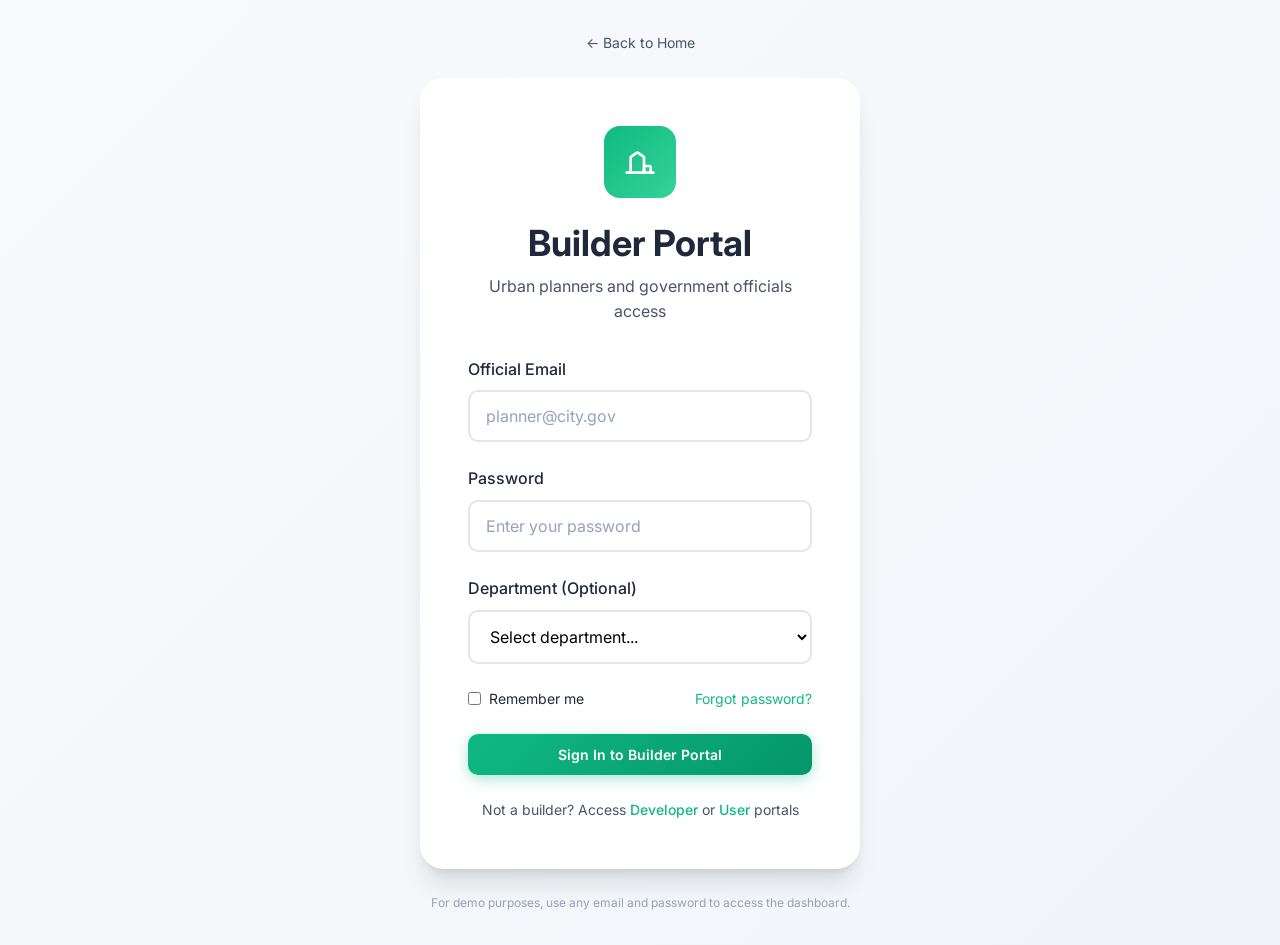
<file: pages/login-builder.html>
<!DOCTYPE html>
<html lang="en">

<head>
    <meta charset="UTF-8">
    <meta name="viewport" content="width=device-width, initial-scale=1.0">
    <meta name="description" content="Builder Login - Urban Sprawl Management System">
    <title>Builder Login | Urban Sprawl Management</title>
    <link rel="stylesheet" href="../css/styles.css">
</head>

<body>
    <div class="login-page">
        <div class="login-container">
            <a href="../index.html"
                style="display: block; text-align: center; margin-bottom: var(--spacing-lg); color: var(--text-secondary); font-size: var(--font-size-sm);">
                ← Back to Home
            </a>

            <div class="login-card">
                <div class="login-icon builder">
                    <svg xmlns="http://www.w3.org/2000/svg" width="32" height="32" viewBox="0 0 24 24" fill="none"
                        stroke="currentColor" stroke-width="2" stroke-linecap="round" stroke-linejoin="round">
                        <path d="M2 20h20" />
                        <path d="M5 20V8.7a1 1 0 0 1 .4-.8l4-2.7a1 1 0 0 1 1.2 0l4 2.7a1 1 0 0 1 .4.8V20" />
                        <path d="M15 20v-4a1 1 0 0 1 1-1h3a1 1 0 0 1 1 1v4" />
                    </svg>
                </div>

                <h2>Builder Portal</h2>
                <p class="subtitle">Urban planners and government officials access</p>

                <form class="login-form" id="loginForm">
                    <div class="form-group">
                        <label class="form-label" for="email">Official Email</label>
                        <input type="email" id="email" class="form-input" placeholder="planner@city.gov" required>
                    </div>

                    <div class="form-group">
                        <label class="form-label" for="password">Password</label>
                        <input type="password" id="password" class="form-input" placeholder="Enter your password"
                            required>
                    </div>

                    <div class="form-group">
                        <label class="form-label" for="department">Department (Optional)</label>
                        <select id="department" class="form-input">
                            <option value="">Select department...</option>
                            <option value="planning">Urban Planning</option>
                            <option value="infrastructure">Infrastructure</option>
                            <option value="environment">Environmental</option>
                            <option value="transport">Transportation</option>
                            <option value="housing">Housing Development</option>
                            <option value="other">Other</option>
                        </select>
                    </div>

                    <div class="form-group" style="display: flex; align-items: center; justify-content: space-between;">
                        <label
                            style="display: flex; align-items: center; gap: 8px; font-size: var(--font-size-sm); cursor: pointer;">
                            <input type="checkbox" id="remember">
                            Remember me
                        </label>
                        <a href="#" style="font-size: var(--font-size-sm); color: var(--primary-emerald);">Forgot
                            password?</a>
                    </div>

                    <button type="submit" class="btn btn-primary" style="width: 100%;">
                        Sign In to Builder Portal
                    </button>
                </form>

                <div class="login-footer">
                    <p>Not a builder? Access <a href="login-developer.html">Developer</a> or <a
                            href="login-user.html">User</a> portals</p>
                </div>
            </div>

            <p
                style="text-align: center; margin-top: var(--spacing-lg); font-size: var(--font-size-xs); color: var(--text-muted);">
                For demo purposes, use any email and password to access the dashboard.
            </p>
        </div>
    </div>

    <script>
        document.getElementById('loginForm').addEventListener('submit', function (e) {
            e.preventDefault();
            // Simulate login - redirect to dashboard
            window.location.href = 'dashboard-builder.html';
        });
    </script>
</body>

</html>
</file>
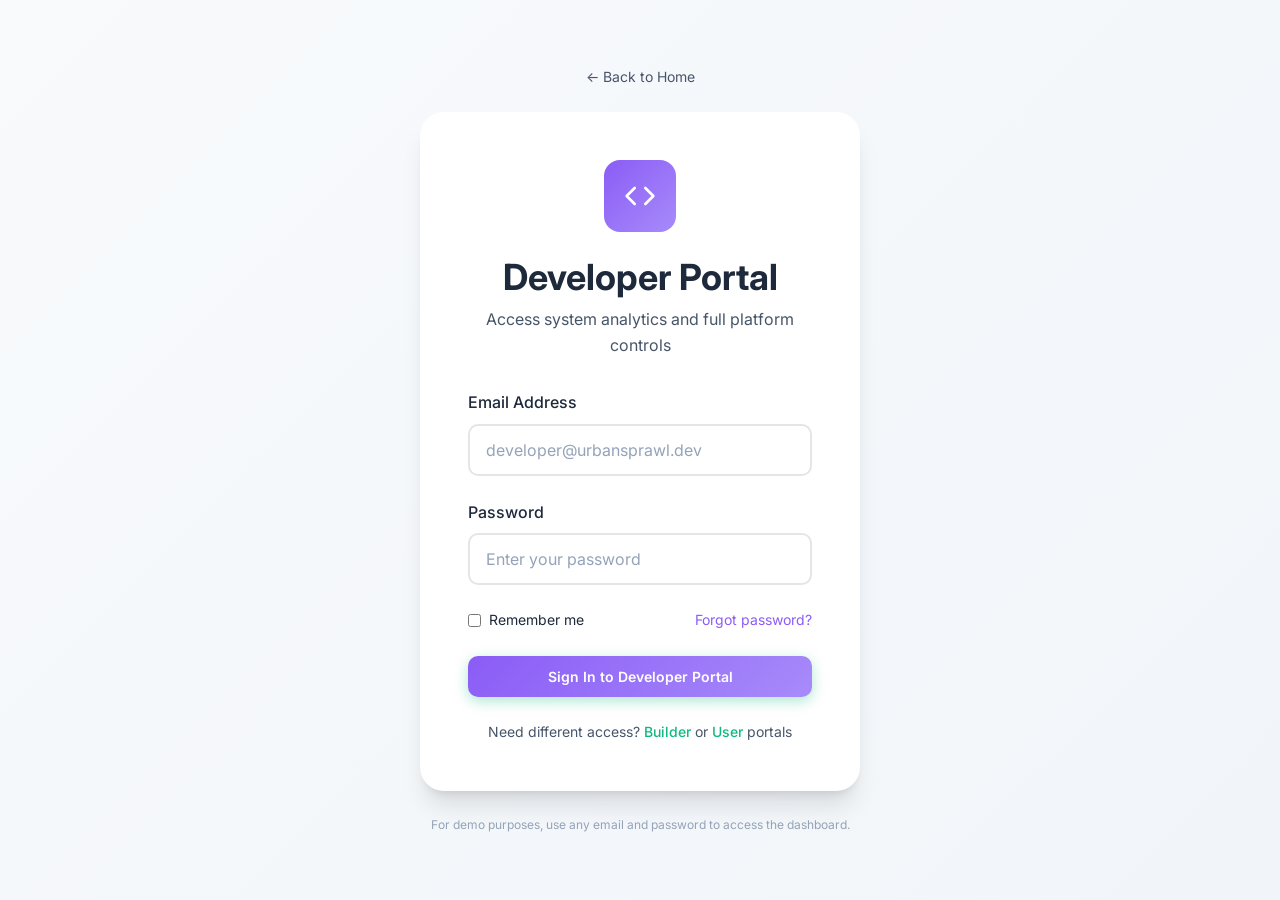
<file: pages/login-developer.html>
<!DOCTYPE html>
<html lang="en">

<head>
    <meta charset="UTF-8">
    <meta name="viewport" content="width=device-width, initial-scale=1.0">
    <meta name="description" content="Developer Login - Urban Sprawl Management System">
    <title>Developer Login | Urban Sprawl Management</title>
    <link rel="stylesheet" href="../css/styles.css">
</head>

<body>
    <div class="login-page">
        <div class="login-container">
            <a href="../index.html"
                style="display: block; text-align: center; margin-bottom: var(--spacing-lg); color: var(--text-secondary); font-size: var(--font-size-sm);">
                ← Back to Home
            </a>

            <div class="login-card">
                <div class="login-icon developer">
                    <svg xmlns="http://www.w3.org/2000/svg" width="32" height="32" viewBox="0 0 24 24" fill="none"
                        stroke="currentColor" stroke-width="2" stroke-linecap="round" stroke-linejoin="round">
                        <polyline points="16 18 22 12 16 6" />
                        <polyline points="8 6 2 12 8 18" />
                    </svg>
                </div>

                <h2>Developer Portal</h2>
                <p class="subtitle">Access system analytics and full platform controls</p>

                <form class="login-form" id="loginForm">
                    <div class="form-group">
                        <label class="form-label" for="email">Email Address</label>
                        <input type="email" id="email" class="form-input" placeholder="developer@urbansprawl.dev"
                            required>
                    </div>

                    <div class="form-group">
                        <label class="form-label" for="password">Password</label>
                        <input type="password" id="password" class="form-input" placeholder="Enter your password"
                            required>
                    </div>

                    <div class="form-group" style="display: flex; align-items: center; justify-content: space-between;">
                        <label
                            style="display: flex; align-items: center; gap: 8px; font-size: var(--font-size-sm); cursor: pointer;">
                            <input type="checkbox" id="remember">
                            Remember me
                        </label>
                        <a href="#" style="font-size: var(--font-size-sm); color: var(--accent-violet);">Forgot
                            password?</a>
                    </div>

                    <button type="submit" class="btn btn-primary"
                        style="width: 100%; background: linear-gradient(135deg, var(--accent-violet), #a78bfa);">
                        Sign In to Developer Portal
                    </button>
                </form>

                <div class="login-footer">
                    <p>Need different access? <a href="login-builder.html">Builder</a> or <a
                            href="login-user.html">User</a> portals</p>
                </div>
            </div>

            <p
                style="text-align: center; margin-top: var(--spacing-lg); font-size: var(--font-size-xs); color: var(--text-muted);">
                For demo purposes, use any email and password to access the dashboard.
            </p>
        </div>
    </div>

    <script>
        document.getElementById('loginForm').addEventListener('submit', function (e) {
            e.preventDefault();
            // Simulate login - redirect to dashboard
            window.location.href = 'dashboard-developer.html';
        });
    </script>
</body>

</html>
</file>
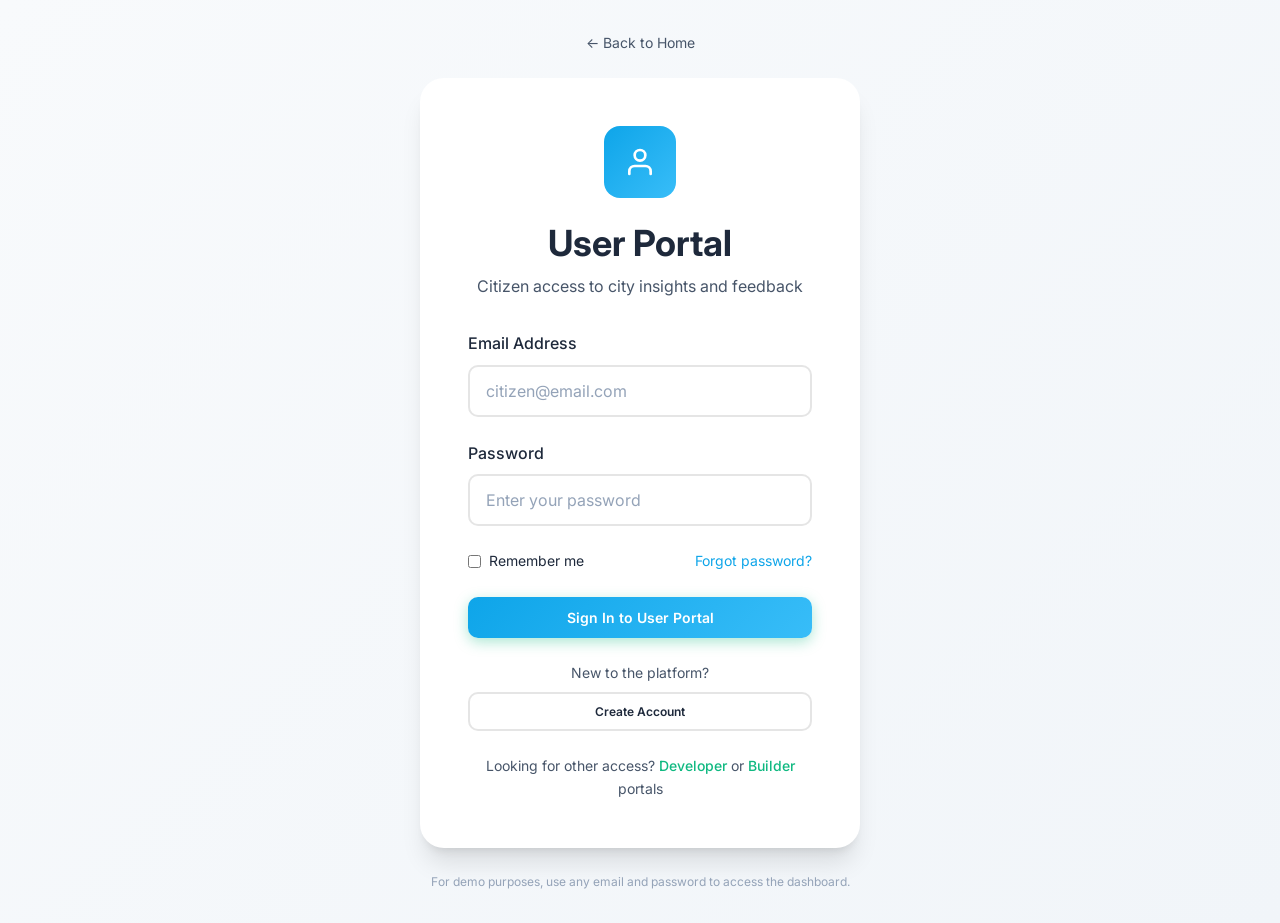
<file: pages/login-user.html>
<!DOCTYPE html>
<html lang="en">

<head>
    <meta charset="UTF-8">
    <meta name="viewport" content="width=device-width, initial-scale=1.0">
    <meta name="description" content="User Login - Urban Sprawl Management System">
    <title>User Login | Urban Sprawl Management</title>
    <link rel="stylesheet" href="../css/styles.css">
</head>

<body>
    <div class="login-page">
        <div class="login-container">
            <a href="../index.html"
                style="display: block; text-align: center; margin-bottom: var(--spacing-lg); color: var(--text-secondary); font-size: var(--font-size-sm);">
                ← Back to Home
            </a>

            <div class="login-card">
                <div class="login-icon user">
                    <svg xmlns="http://www.w3.org/2000/svg" width="32" height="32" viewBox="0 0 24 24" fill="none"
                        stroke="currentColor" stroke-width="2" stroke-linecap="round" stroke-linejoin="round">
                        <path d="M20 21v-2a4 4 0 0 0-4-4H8a4 4 0 0 0-4 4v2" />
                        <circle cx="12" cy="7" r="4" />
                    </svg>
                </div>

                <h2>User Portal</h2>
                <p class="subtitle">Citizen access to city insights and feedback</p>

                <form class="login-form" id="loginForm">
                    <div class="form-group">
                        <label class="form-label" for="email">Email Address</label>
                        <input type="email" id="email" class="form-input" placeholder="citizen@email.com" required>
                    </div>

                    <div class="form-group">
                        <label class="form-label" for="password">Password</label>
                        <input type="password" id="password" class="form-input" placeholder="Enter your password"
                            required>
                    </div>

                    <div class="form-group" style="display: flex; align-items: center; justify-content: space-between;">
                        <label
                            style="display: flex; align-items: center; gap: 8px; font-size: var(--font-size-sm); cursor: pointer;">
                            <input type="checkbox" id="remember">
                            Remember me
                        </label>
                        <a href="#" style="font-size: var(--font-size-sm); color: var(--secondary-sky);">Forgot
                            password?</a>
                    </div>

                    <button type="submit" class="btn btn-primary"
                        style="width: 100%; background: linear-gradient(135deg, var(--secondary-sky), var(--secondary-sky-light));">
                        Sign In to User Portal
                    </button>

                    <div style="text-align: center; margin-top: var(--spacing-lg);">
                        <p
                            style="font-size: var(--font-size-sm); color: var(--text-secondary); margin-bottom: var(--spacing-sm);">
                            New to the platform?</p>
                        <a href="#" class="btn btn-secondary btn-sm" style="width: 100%;">Create Account</a>
                    </div>
                </form>

                <div class="login-footer">
                    <p>Looking for other access? <a href="login-developer.html">Developer</a> or <a
                            href="login-builder.html">Builder</a> portals</p>
                </div>
            </div>

            <p
                style="text-align: center; margin-top: var(--spacing-lg); font-size: var(--font-size-xs); color: var(--text-muted);">
                For demo purposes, use any email and password to access the dashboard.
            </p>
        </div>
    </div>

    <script>
        document.getElementById('loginForm').addEventListener('submit', function (e) {
            e.preventDefault();
            // Simulate login - redirect to dashboard
            window.location.href = 'dashboard-user.html';
        });
    </script>
</body>

</html>
</file>
<file: css/styles.css>
/* ============================================
   Urban Sprawl Management - Design System
   Light Theme with Professional Aesthetics
   ============================================ */

/* Import Google Fonts */
@import url('https://fonts.googleapis.com/css2?family=Inter:wght@300;400;500;600;700;800&display=swap');

/* ============================================
   CSS Custom Properties (Design Tokens)
   ============================================ */
:root {
    /* Primary Colors */
    --primary-emerald: #10b981;
    --primary-emerald-light: #34d399;
    --primary-emerald-dark: #059669;
    
    /* Secondary Colors */
    --secondary-sky: #0ea5e9;
    --secondary-sky-light: #38bdf8;
    --secondary-sky-dark: #0284c7;
    
    /* Accent Colors */
    --accent-orange: #f97316;
    --accent-orange-light: #fb923c;
    --accent-amber: #f59e0b;
    --accent-rose: #f43f5e;
    --accent-violet: #8b5cf6;
    
    /* Neutral Colors */
    --neutral-50: #fafafa;
    --neutral-100: #f5f5f5;
    --neutral-200: #e5e5e5;
    --neutral-300: #d4d4d4;
    --neutral-400: #a3a3a3;
    --neutral-500: #737373;
    --neutral-600: #525252;
    --neutral-700: #404040;
    --neutral-800: #262626;
    --neutral-900: #171717;
    
    /* Background Colors */
    --bg-primary: #ffffff;
    --bg-secondary: #f8fafc;
    --bg-tertiary: #f1f5f9;
    --bg-card: #ffffff;
    
    /* Text Colors */
    --text-primary: #1e293b;
    --text-secondary: #475569;
    --text-tertiary: #64748b;
    --text-muted: #94a3b8;
    
    /* Status Colors */
    --success: #22c55e;
    --warning: #eab308;
    --error: #ef4444;
    --info: #3b82f6;
    
    /* Shadows */
    --shadow-sm: 0 1px 2px 0 rgb(0 0 0 / 0.05);
    --shadow-md: 0 4px 6px -1px rgb(0 0 0 / 0.1), 0 2px 4px -2px rgb(0 0 0 / 0.1);
    --shadow-lg: 0 10px 15px -3px rgb(0 0 0 / 0.1), 0 4px 6px -4px rgb(0 0 0 / 0.1);
    --shadow-xl: 0 20px 25px -5px rgb(0 0 0 / 0.1), 0 8px 10px -6px rgb(0 0 0 / 0.1);
    --shadow-card: 0 4px 20px rgba(0, 0, 0, 0.08);
    --shadow-card-hover: 0 8px 30px rgba(0, 0, 0, 0.12);
    
    /* Border Radius */
    --radius-sm: 6px;
    --radius-md: 10px;
    --radius-lg: 16px;
    --radius-xl: 24px;
    --radius-full: 9999px;
    
    /* Spacing */
    --spacing-xs: 4px;
    --spacing-sm: 8px;
    --spacing-md: 16px;
    --spacing-lg: 24px;
    --spacing-xl: 32px;
    --spacing-2xl: 48px;
    --spacing-3xl: 64px;
    
    /* Typography */
    --font-family: 'Inter', -apple-system, BlinkMacSystemFont, 'Segoe UI', sans-serif;
    --font-size-xs: 0.75rem;
    --font-size-sm: 0.875rem;
    --font-size-base: 1rem;
    --font-size-lg: 1.125rem;
    --font-size-xl: 1.25rem;
    --font-size-2xl: 1.5rem;
    --font-size-3xl: 1.875rem;
    --font-size-4xl: 2.25rem;
    --font-size-5xl: 3rem;
    
    /* Transitions */
    --transition-fast: 150ms ease;
    --transition-normal: 250ms ease;
    --transition-slow: 350ms ease;
    
    /* Container */
    --container-max: 1280px;
    --container-padding: 24px;
}

/* ============================================
   Reset & Base Styles
   ============================================ */
*, *::before, *::after {
    box-sizing: border-box;
    margin: 0;
    padding: 0;
}

html {
    scroll-behavior: smooth;
    font-size: 16px;
}

body {
    font-family: var(--font-family);
    font-size: var(--font-size-base);
    line-height: 1.6;
    color: var(--text-primary);
    background: var(--bg-secondary);
    min-height: 100vh;
    -webkit-font-smoothing: antialiased;
    -moz-osx-font-smoothing: grayscale;
}

a {
    color: inherit;
    text-decoration: none;
}

img {
    max-width: 100%;
    height: auto;
    display: block;
}

button {
    font-family: inherit;
    cursor: pointer;
    border: none;
    background: none;
}

input, textarea, select {
    font-family: inherit;
    font-size: inherit;
}

ul, ol {
    list-style: none;
}

/* ============================================
   Typography
   ============================================ */
h1, h2, h3, h4, h5, h6 {
    font-weight: 700;
    line-height: 1.2;
    color: var(--text-primary);
}

h1 { font-size: var(--font-size-5xl); }
h2 { font-size: var(--font-size-4xl); }
h3 { font-size: var(--font-size-3xl); }
h4 { font-size: var(--font-size-2xl); }
h5 { font-size: var(--font-size-xl); }
h6 { font-size: var(--font-size-lg); }

.text-gradient {
    background: linear-gradient(135deg, var(--primary-emerald) 0%, var(--secondary-sky) 100%);
    -webkit-background-clip: text;
    -webkit-text-fill-color: transparent;
    background-clip: text;
}

/* ============================================
   Layout Components
   ============================================ */
.container {
    max-width: var(--container-max);
    margin: 0 auto;
    padding: 0 var(--container-padding);
}

.section {
    padding: var(--spacing-3xl) 0;
}

.grid {
    display: grid;
    gap: var(--spacing-lg);
}

.grid-2 { grid-template-columns: repeat(2, 1fr); }
.grid-3 { grid-template-columns: repeat(3, 1fr); }
.grid-4 { grid-template-columns: repeat(4, 1fr); }

@media (max-width: 1024px) {
    .grid-4 { grid-template-columns: repeat(2, 1fr); }
    .grid-3 { grid-template-columns: repeat(2, 1fr); }
}

@media (max-width: 768px) {
    .grid-4, .grid-3, .grid-2 { grid-template-columns: 1fr; }
}

/* ============================================
   Navigation
   ============================================ */
.navbar {
    position: fixed;
    top: 0;
    left: 0;
    right: 0;
    z-index: 1000;
    background: rgba(255, 255, 255, 0.95);
    backdrop-filter: blur(10px);
    border-bottom: 1px solid var(--neutral-200);
    transition: var(--transition-normal);
}

.navbar-container {
    display: flex;
    align-items: center;
    justify-content: space-between;
    height: 72px;
    max-width: var(--container-max);
    margin: 0 auto;
    padding: 0 var(--container-padding);
}

.navbar-brand {
    display: flex;
    align-items: center;
    gap: var(--spacing-sm);
    font-weight: 700;
    font-size: var(--font-size-xl);
    color: var(--text-primary);
}

.navbar-brand svg {
    width: 40px;
    height: 40px;
    color: var(--primary-emerald);
}

.navbar-nav {
    display: flex;
    align-items: center;
    gap: var(--spacing-xl);
}

.navbar-link {
    font-weight: 500;
    color: var(--text-secondary);
    transition: var(--transition-fast);
    position: relative;
}

.navbar-link:hover {
    color: var(--primary-emerald);
}

.navbar-link::after {
    content: '';
    position: absolute;
    bottom: -4px;
    left: 0;
    width: 0;
    height: 2px;
    background: var(--primary-emerald);
    transition: var(--transition-fast);
}

.navbar-link:hover::after {
    width: 100%;
}

/* ============================================
   Buttons
   ============================================ */
.btn {
    display: inline-flex;
    align-items: center;
    justify-content: center;
    gap: var(--spacing-sm);
    padding: 12px 24px;
    font-weight: 600;
    font-size: var(--font-size-sm);
    border-radius: var(--radius-md);
    transition: var(--transition-fast);
    cursor: pointer;
    border: none;
}

.btn-primary {
    background: linear-gradient(135deg, var(--primary-emerald) 0%, var(--primary-emerald-dark) 100%);
    color: white;
    box-shadow: 0 4px 14px rgba(16, 185, 129, 0.35);
}

.btn-primary:hover {
    transform: translateY(-2px);
    box-shadow: 0 6px 20px rgba(16, 185, 129, 0.45);
}

.btn-secondary {
    background: var(--bg-primary);
    color: var(--text-primary);
    border: 2px solid var(--neutral-200);
}

.btn-secondary:hover {
    border-color: var(--primary-emerald);
    color: var(--primary-emerald);
}

.btn-outline {
    background: transparent;
    color: var(--primary-emerald);
    border: 2px solid var(--primary-emerald);
}

.btn-outline:hover {
    background: var(--primary-emerald);
    color: white;
}

.btn-lg {
    padding: 16px 32px;
    font-size: var(--font-size-base);
}

.btn-sm {
    padding: 8px 16px;
    font-size: var(--font-size-xs);
}

.btn-icon {
    width: 44px;
    height: 44px;
    padding: 0;
    border-radius: var(--radius-md);
}

/* ============================================
   Cards
   ============================================ */
.card {
    background: var(--bg-card);
    border-radius: var(--radius-lg);
    box-shadow: var(--shadow-card);
    padding: var(--spacing-xl);
    transition: var(--transition-normal);
    border: 1px solid var(--neutral-100);
}

.card:hover {
    box-shadow: var(--shadow-card-hover);
    transform: translateY(-4px);
}

.card-header {
    display: flex;
    align-items: center;
    justify-content: space-between;
    margin-bottom: var(--spacing-lg);
}

.card-title {
    font-size: var(--font-size-lg);
    font-weight: 600;
}

.card-icon {
    width: 48px;
    height: 48px;
    border-radius: var(--radius-md);
    display: flex;
    align-items: center;
    justify-content: center;
    margin-bottom: var(--spacing-md);
}

.card-icon.emerald {
    background: linear-gradient(135deg, rgba(16, 185, 129, 0.1), rgba(16, 185, 129, 0.2));
    color: var(--primary-emerald);
}

.card-icon.sky {
    background: linear-gradient(135deg, rgba(14, 165, 233, 0.1), rgba(14, 165, 233, 0.2));
    color: var(--secondary-sky);
}

.card-icon.orange {
    background: linear-gradient(135deg, rgba(249, 115, 22, 0.1), rgba(249, 115, 22, 0.2));
    color: var(--accent-orange);
}

.card-icon.violet {
    background: linear-gradient(135deg, rgba(139, 92, 246, 0.1), rgba(139, 92, 246, 0.2));
    color: var(--accent-violet);
}

/* Portal Cards - Login Options */
.portal-card {
    background: var(--bg-card);
    border-radius: var(--radius-xl);
    padding: var(--spacing-2xl);
    text-align: center;
    transition: var(--transition-normal);
    border: 2px solid transparent;
    position: relative;
    overflow: hidden;
}

.portal-card::before {
    content: '';
    position: absolute;
    top: 0;
    left: 0;
    right: 0;
    height: 4px;
    background: linear-gradient(90deg, var(--card-accent), var(--card-accent-light));
}

.portal-card:hover {
    transform: translateY(-8px);
    box-shadow: var(--shadow-xl);
    border-color: var(--card-accent);
}

.portal-card.developer {
    --card-accent: var(--accent-violet);
    --card-accent-light: #a78bfa;
}

.portal-card.builder {
    --card-accent: var(--primary-emerald);
    --card-accent-light: var(--primary-emerald-light);
}

.portal-card.user {
    --card-accent: var(--secondary-sky);
    --card-accent-light: var(--secondary-sky-light);
}

.portal-icon {
    width: 80px;
    height: 80px;
    margin: 0 auto var(--spacing-lg);
    border-radius: var(--radius-xl);
    display: flex;
    align-items: center;
    justify-content: center;
    background: linear-gradient(135deg, var(--card-accent), var(--card-accent-light));
    color: white;
}

.portal-icon svg {
    width: 40px;
    height: 40px;
}

.portal-card h3 {
    margin-bottom: var(--spacing-sm);
}

.portal-card p {
    color: var(--text-secondary);
    margin-bottom: var(--spacing-lg);
}

/* ============================================
   Hero Section
   ============================================ */
.hero {
    min-height: 100vh;
    display: flex;
    align-items: center;
    background: linear-gradient(135deg, var(--bg-secondary) 0%, var(--bg-tertiary) 100%);
    position: relative;
    overflow: hidden;
    padding-top: 72px;
}

.hero::before {
    content: '';
    position: absolute;
    top: -50%;
    right: -20%;
    width: 80%;
    height: 150%;
    background: radial-gradient(circle, rgba(16, 185, 129, 0.08) 0%, transparent 60%);
    pointer-events: none;
}

.hero::after {
    content: '';
    position: absolute;
    bottom: -30%;
    left: -10%;
    width: 60%;
    height: 100%;
    background: radial-gradient(circle, rgba(14, 165, 233, 0.06) 0%, transparent 60%);
    pointer-events: none;
}

.hero-content {
    position: relative;
    z-index: 1;
    text-align: center;
    max-width: 900px;
    margin: 0 auto;
    padding: var(--spacing-2xl);
}

.hero-badge {
    display: inline-flex;
    align-items: center;
    gap: var(--spacing-sm);
    padding: 8px 16px;
    background: rgba(16, 185, 129, 0.1);
    border: 1px solid rgba(16, 185, 129, 0.2);
    border-radius: var(--radius-full);
    color: var(--primary-emerald-dark);
    font-size: var(--font-size-sm);
    font-weight: 500;
    margin-bottom: var(--spacing-lg);
}

.hero h1 {
    font-size: clamp(2.5rem, 5vw, 4rem);
    margin-bottom: var(--spacing-lg);
    line-height: 1.1;
}

.hero-subtitle {
    font-size: var(--font-size-xl);
    color: var(--text-secondary);
    margin-bottom: var(--spacing-2xl);
    max-width: 700px;
    margin-left: auto;
    margin-right: auto;
}

.hero-buttons {
    display: flex;
    gap: var(--spacing-md);
    justify-content: center;
    flex-wrap: wrap;
}

/* ============================================
   Portal Section
   ============================================ */
.portals-section {
    background: var(--bg-primary);
    padding: var(--spacing-3xl) 0;
}

.section-header {
    text-align: center;
    margin-bottom: var(--spacing-2xl);
}

.section-header h2 {
    margin-bottom: var(--spacing-md);
}

.section-header p {
    color: var(--text-secondary);
    max-width: 600px;
    margin: 0 auto;
}

.portals-grid {
    display: grid;
    grid-template-columns: repeat(3, 1fr);
    gap: var(--spacing-xl);
}

@media (max-width: 1024px) {
    .portals-grid {
        grid-template-columns: repeat(2, 1fr);
    }
}

@media (max-width: 768px) {
    .portals-grid {
        grid-template-columns: 1fr;
    }
}

/* ============================================
   About Section
   ============================================ */
.about-section {
    background: var(--bg-secondary);
    padding: var(--spacing-3xl) 0;
}

.about-grid {
    display: grid;
    grid-template-columns: 1fr 1fr;
    gap: var(--spacing-3xl);
    align-items: center;
}

@media (max-width: 968px) {
    .about-grid {
        grid-template-columns: 1fr;
    }
}

.about-content h2 {
    margin-bottom: var(--spacing-lg);
}

.about-content p {
    color: var(--text-secondary);
    margin-bottom: var(--spacing-lg);
}

.about-features {
    display: grid;
    gap: var(--spacing-md);
}

.about-feature {
    display: flex;
    align-items: flex-start;
    gap: var(--spacing-md);
}

.about-feature-icon {
    width: 40px;
    height: 40px;
    min-width: 40px;
    border-radius: var(--radius-md);
    background: linear-gradient(135deg, var(--primary-emerald), var(--primary-emerald-dark));
    color: white;
    display: flex;
    align-items: center;
    justify-content: center;
}

.about-feature h4 {
    font-size: var(--font-size-base);
    margin-bottom: 4px;
}

.about-feature p {
    font-size: var(--font-size-sm);
    color: var(--text-tertiary);
    margin: 0;
}

/* SDG Badges */
.sdg-grid {
    display: flex;
    flex-wrap: wrap;
    gap: var(--spacing-md);
}

.sdg-badge {
    display: flex;
    align-items: center;
    gap: var(--spacing-sm);
    padding: var(--spacing-sm) var(--spacing-md);
    background: var(--bg-card);
    border-radius: var(--radius-md);
    box-shadow: var(--shadow-sm);
    font-size: var(--font-size-sm);
    font-weight: 500;
}

.sdg-badge.sdg-3 { border-left: 3px solid #4c9f38; }
.sdg-badge.sdg-6 { border-left: 3px solid #26bde2; }
.sdg-badge.sdg-9 { border-left: 3px solid #f36d25; }
.sdg-badge.sdg-11 { border-left: 3px solid #fd9d24; }
.sdg-badge.sdg-13 { border-left: 3px solid #3f7e44; }

/* ============================================
   Footer
   ============================================ */
.footer {
    background: var(--neutral-900);
    color: var(--neutral-300);
    padding: var(--spacing-3xl) 0 var(--spacing-xl);
}

.footer-grid {
    display: grid;
    grid-template-columns: 2fr 1fr 1fr 1fr;
    gap: var(--spacing-2xl);
    margin-bottom: var(--spacing-2xl);
}

@media (max-width: 968px) {
    .footer-grid {
        grid-template-columns: 1fr 1fr;
    }
}

@media (max-width: 576px) {
    .footer-grid {
        grid-template-columns: 1fr;
    }
}

.footer-brand {
    color: white;
    font-size: var(--font-size-xl);
    font-weight: 700;
    margin-bottom: var(--spacing-md);
}

.footer-description {
    font-size: var(--font-size-sm);
    line-height: 1.7;
    margin-bottom: var(--spacing-lg);
}

.footer-title {
    color: white;
    font-size: var(--font-size-sm);
    font-weight: 600;
    text-transform: uppercase;
    letter-spacing: 1px;
    margin-bottom: var(--spacing-lg);
}

.footer-links {
    display: flex;
    flex-direction: column;
    gap: var(--spacing-sm);
}

.footer-link {
    font-size: var(--font-size-sm);
    color: var(--neutral-400);
    transition: var(--transition-fast);
}

.footer-link:hover {
    color: var(--primary-emerald-light);
}

.footer-bottom {
    display: flex;
    align-items: center;
    justify-content: space-between;
    padding-top: var(--spacing-xl);
    border-top: 1px solid var(--neutral-800);
    font-size: var(--font-size-sm);
}

@media (max-width: 576px) {
    .footer-bottom {
        flex-direction: column;
        gap: var(--spacing-md);
        text-align: center;
    }
}

/* ============================================
   Form Styles
   ============================================ */
.form-group {
    margin-bottom: var(--spacing-lg);
}

.form-label {
    display: block;
    font-weight: 500;
    margin-bottom: var(--spacing-sm);
    color: var(--text-primary);
}

.form-input {
    width: 100%;
    padding: 14px 16px;
    border: 2px solid var(--neutral-200);
    border-radius: var(--radius-md);
    font-size: var(--font-size-base);
    transition: var(--transition-fast);
    background: var(--bg-primary);
}

.form-input:focus {
    outline: none;
    border-color: var(--primary-emerald);
    box-shadow: 0 0 0 3px rgba(16, 185, 129, 0.1);
}

.form-input::placeholder {
    color: var(--text-muted);
}

textarea.form-input {
    min-height: 120px;
    resize: vertical;
}

/* ============================================
   Login Page Styles
   ============================================ */
.login-page {
    min-height: 100vh;
    display: flex;
    align-items: center;
    justify-content: center;
    background: linear-gradient(135deg, var(--bg-secondary) 0%, var(--bg-tertiary) 100%);
    padding: var(--spacing-xl);
}

.login-container {
    width: 100%;
    max-width: 440px;
}

.login-card {
    background: var(--bg-card);
    border-radius: var(--radius-xl);
    box-shadow: var(--shadow-xl);
    padding: var(--spacing-2xl);
    text-align: center;
}

.login-icon {
    width: 72px;
    height: 72px;
    margin: 0 auto var(--spacing-lg);
    border-radius: var(--radius-lg);
    display: flex;
    align-items: center;
    justify-content: center;
    color: white;
}

.login-icon.developer {
    background: linear-gradient(135deg, var(--accent-violet), #a78bfa);
}

.login-icon.builder {
    background: linear-gradient(135deg, var(--primary-emerald), var(--primary-emerald-light));
}

.login-icon.user {
    background: linear-gradient(135deg, var(--secondary-sky), var(--secondary-sky-light));
}

.login-card h2 {
    margin-bottom: var(--spacing-sm);
}

.login-card .subtitle {
    color: var(--text-secondary);
    margin-bottom: var(--spacing-xl);
}

.login-form {
    text-align: left;
}

.login-footer {
    margin-top: var(--spacing-lg);
    font-size: var(--font-size-sm);
    color: var(--text-secondary);
}

.login-footer a {
    color: var(--primary-emerald);
    font-weight: 500;
}

/* ============================================
   Dashboard Layout
   ============================================ */
.dashboard {
    display: flex;
    min-height: 100vh;
}

.sidebar {
    width: 280px;
    background: var(--bg-card);
    border-right: 1px solid var(--neutral-200);
    padding: var(--spacing-lg);
    display: flex;
    flex-direction: column;
    position: fixed;
    top: 0;
    left: 0;
    bottom: 0;
    z-index: 100;
}

.sidebar-brand {
    display: flex;
    align-items: center;
    gap: var(--spacing-sm);
    padding: var(--spacing-md);
    margin-bottom: var(--spacing-lg);
    font-weight: 700;
    font-size: var(--font-size-lg);
}

.sidebar-nav {
    flex: 1;
}

.sidebar-section {
    margin-bottom: var(--spacing-xl);
}

.sidebar-section-title {
    font-size: var(--font-size-xs);
    font-weight: 600;
    text-transform: uppercase;
    letter-spacing: 1px;
    color: var(--text-muted);
    margin-bottom: var(--spacing-sm);
    padding: 0 var(--spacing-md);
}

.sidebar-link {
    display: flex;
    align-items: center;
    gap: var(--spacing-md);
    padding: var(--spacing-md);
    border-radius: var(--radius-md);
    color: var(--text-secondary);
    font-weight: 500;
    transition: var(--transition-fast);
}

.sidebar-link:hover {
    background: var(--bg-tertiary);
    color: var(--text-primary);
}

.sidebar-link.active {
    background: linear-gradient(135deg, rgba(16, 185, 129, 0.1), rgba(16, 185, 129, 0.05));
    color: var(--primary-emerald);
}

.sidebar-link svg {
    width: 20px;
    height: 20px;
}

.sidebar-footer {
    padding: var(--spacing-md);
    border-top: 1px solid var(--neutral-200);
}

.sidebar-user {
    display: flex;
    align-items: center;
    gap: var(--spacing-md);
}

.sidebar-avatar {
    width: 40px;
    height: 40px;
    border-radius: var(--radius-full);
    background: linear-gradient(135deg, var(--primary-emerald), var(--secondary-sky));
    display: flex;
    align-items: center;
    justify-content: center;
    color: white;
    font-weight: 600;
}

.sidebar-user-info {
    flex: 1;
}

.sidebar-user-name {
    font-weight: 600;
    font-size: var(--font-size-sm);
}

.sidebar-user-role {
    font-size: var(--font-size-xs);
    color: var(--text-muted);
}

.main-content {
    flex: 1;
    margin-left: 280px;
    padding: var(--spacing-xl);
    background: var(--bg-secondary);
}

.page-header {
    display: flex;
    align-items: center;
    justify-content: space-between;
    margin-bottom: var(--spacing-xl);
}

.page-title {
    font-size: var(--font-size-2xl);
}

.page-subtitle {
    color: var(--text-secondary);
    margin-top: var(--spacing-xs);
}

/* ============================================
   Dashboard Components
   ============================================ */

/* Stats Cards */
.stats-grid {
    display: grid;
    grid-template-columns: repeat(4, 1fr);
    gap: var(--spacing-lg);
    margin-bottom: var(--spacing-xl);
}

@media (max-width: 1200px) {
    .stats-grid {
        grid-template-columns: repeat(2, 1fr);
    }
}

@media (max-width: 576px) {
    .stats-grid {
        grid-template-columns: 1fr;
    }
}

.stat-card {
    background: var(--bg-card);
    border-radius: var(--radius-lg);
    padding: var(--spacing-lg);
    box-shadow: var(--shadow-sm);
    border: 1px solid var(--neutral-100);
}

.stat-header {
    display: flex;
    align-items: center;
    justify-content: space-between;
    margin-bottom: var(--spacing-md);
}

.stat-icon {
    width: 44px;
    height: 44px;
    border-radius: var(--radius-md);
    display: flex;
    align-items: center;
    justify-content: center;
}

.stat-trend {
    display: flex;
    align-items: center;
    gap: 4px;
    font-size: var(--font-size-xs);
    font-weight: 600;
}

.stat-trend.up { color: var(--success); }
.stat-trend.down { color: var(--error); }

.stat-value {
    font-size: var(--font-size-3xl);
    font-weight: 700;
    margin-bottom: 4px;
}

.stat-label {
    font-size: var(--font-size-sm);
    color: var(--text-secondary);
}

/* Chart Cards */
.chart-card {
    background: var(--bg-card);
    border-radius: var(--radius-lg);
    padding: var(--spacing-xl);
    box-shadow: var(--shadow-sm);
    border: 1px solid var(--neutral-100);
}

.chart-header {
    display: flex;
    align-items: center;
    justify-content: space-between;
    margin-bottom: var(--spacing-lg);
}

.chart-title {
    font-size: var(--font-size-lg);
    font-weight: 600;
}

.chart-controls {
    display: flex;
    gap: var(--spacing-sm);
}

.chart-container {
    height: 300px;
    position: relative;
}

/* Tabs */
.tabs {
    display: flex;
    gap: var(--spacing-sm);
    margin-bottom: var(--spacing-xl);
    border-bottom: 1px solid var(--neutral-200);
    padding-bottom: var(--spacing-sm);
    overflow-x: auto;
}

.tab {
    padding: var(--spacing-sm) var(--spacing-lg);
    font-weight: 500;
    color: var(--text-secondary);
    border-radius: var(--radius-md);
    transition: var(--transition-fast);
    white-space: nowrap;
}

.tab:hover {
    color: var(--text-primary);
    background: var(--bg-tertiary);
}

.tab.active {
    color: var(--primary-emerald);
    background: rgba(16, 185, 129, 0.1);
}

.tab-content {
    display: none;
}

.tab-content.active {
    display: block;
}

/* Alert Banner */
.alert-banner {
    display: flex;
    align-items: center;
    gap: var(--spacing-md);
    padding: var(--spacing-md) var(--spacing-lg);
    border-radius: var(--radius-md);
    margin-bottom: var(--spacing-lg);
}

.alert-banner.info {
    background: rgba(59, 130, 246, 0.1);
    border: 1px solid rgba(59, 130, 246, 0.2);
    color: var(--info);
}

.alert-banner.warning {
    background: rgba(234, 179, 8, 0.1);
    border: 1px solid rgba(234, 179, 8, 0.2);
    color: var(--warning);
}

.alert-banner.success {
    background: rgba(34, 197, 94, 0.1);
    border: 1px solid rgba(34, 197, 94, 0.2);
    color: var(--success);
}

.alert-banner.error {
    background: rgba(239, 68, 68, 0.1);
    border: 1px solid rgba(239, 68, 68, 0.2);
    color: var(--error);
}

/* Gauge / Meter */
.gauge-container {
    display: flex;
    flex-direction: column;
    align-items: center;
    padding: var(--spacing-xl);
}

.gauge {
    position: relative;
    width: 180px;
    height: 90px;
    overflow: hidden;
}

.gauge::before {
    content: '';
    position: absolute;
    width: 180px;
    height: 180px;
    border-radius: 50%;
    background: conic-gradient(
        var(--success) 0deg 72deg,
        var(--warning) 72deg 126deg,
        var(--accent-orange) 126deg 162deg,
        var(--error) 162deg 180deg,
        var(--neutral-200) 180deg 360deg
    );
}

.gauge::after {
    content: '';
    position: absolute;
    top: 20px;
    left: 20px;
    width: 140px;
    height: 140px;
    background: var(--bg-card);
    border-radius: 50%;
}

.gauge-value {
    position: absolute;
    bottom: 0;
    left: 50%;
    transform: translateX(-50%);
    font-size: var(--font-size-3xl);
    font-weight: 700;
    z-index: 1;
}

.gauge-label {
    margin-top: var(--spacing-md);
    font-size: var(--font-size-sm);
    color: var(--text-secondary);
}

/* Progress Bars */
.progress-bar {
    height: 8px;
    background: var(--neutral-200);
    border-radius: var(--radius-full);
    overflow: hidden;
}

.progress-fill {
    height: 100%;
    border-radius: var(--radius-full);
    transition: width 0.5s ease;
}

.progress-fill.emerald { background: var(--primary-emerald); }
.progress-fill.sky { background: var(--secondary-sky); }
.progress-fill.orange { background: var(--accent-orange); }
.progress-fill.violet { background: var(--accent-violet); }

/* Data Table */
.data-table {
    width: 100%;
    border-collapse: collapse;
}

.data-table th,
.data-table td {
    padding: var(--spacing-md);
    text-align: left;
    border-bottom: 1px solid var(--neutral-200);
}

.data-table th {
    font-weight: 600;
    font-size: var(--font-size-sm);
    color: var(--text-secondary);
    background: var(--bg-tertiary);
}

.data-table tr:hover td {
    background: var(--bg-secondary);
}

/* Badge */
.badge {
    display: inline-flex;
    align-items: center;
    padding: 4px 10px;
    font-size: var(--font-size-xs);
    font-weight: 600;
    border-radius: var(--radius-full);
}

.badge.success {
    background: rgba(34, 197, 94, 0.1);
    color: var(--success);
}

.badge.warning {
    background: rgba(234, 179, 8, 0.1);
    color: var(--warning);
}

.badge.error {
    background: rgba(239, 68, 68, 0.1);
    color: var(--error);
}

.badge.info {
    background: rgba(59, 130, 246, 0.1);
    color: var(--info);
}

/* Confidence/Uncertainty Indicator */
.confidence-indicator {
    display: flex;
    align-items: center;
    gap: var(--spacing-sm);
}

.confidence-bar {
    flex: 1;
    height: 6px;
    background: var(--neutral-200);
    border-radius: var(--radius-full);
    position: relative;
    overflow: hidden;
}

.confidence-fill {
    height: 100%;
    border-radius: var(--radius-full);
    background: linear-gradient(90deg, var(--error), var(--warning), var(--success));
}

.confidence-value {
    font-size: var(--font-size-sm);
    font-weight: 600;
    min-width: 45px;
    text-align: right;
}

/* Timeline */
.timeline {
    position: relative;
    padding-left: var(--spacing-xl);
}

.timeline::before {
    content: '';
    position: absolute;
    left: 8px;
    top: 0;
    bottom: 0;
    width: 2px;
    background: var(--neutral-200);
}

.timeline-item {
    position: relative;
    padding-bottom: var(--spacing-xl);
}

.timeline-item::before {
    content: '';
    position: absolute;
    left: calc(-1 * var(--spacing-xl) + 4px);
    top: 4px;
    width: 10px;
    height: 10px;
    border-radius: 50%;
    background: var(--primary-emerald);
    border: 2px solid var(--bg-card);
}

.timeline-date {
    font-size: var(--font-size-xs);
    color: var(--text-muted);
    margin-bottom: 4px;
}

.timeline-content {
    background: var(--bg-tertiary);
    padding: var(--spacing-md);
    border-radius: var(--radius-md);
}

/* ============================================
   Utilities
   ============================================ */
.text-center { text-align: center; }
.text-left { text-align: left; }
.text-right { text-align: right; }

.flex { display: flex; }
.flex-col { flex-direction: column; }
.items-center { align-items: center; }
.justify-center { justify-content: center; }
.justify-between { justify-content: space-between; }
.gap-sm { gap: var(--spacing-sm); }
.gap-md { gap: var(--spacing-md); }
.gap-lg { gap: var(--spacing-lg); }

.mt-sm { margin-top: var(--spacing-sm); }
.mt-md { margin-top: var(--spacing-md); }
.mt-lg { margin-top: var(--spacing-lg); }
.mt-xl { margin-top: var(--spacing-xl); }

.mb-sm { margin-bottom: var(--spacing-sm); }
.mb-md { margin-bottom: var(--spacing-md); }
.mb-lg { margin-bottom: var(--spacing-lg); }
.mb-xl { margin-bottom: var(--spacing-xl); }

.hidden { display: none; }
.visible { display: block; }

/* Animations */
@keyframes fadeIn {
    from { opacity: 0; transform: translateY(10px); }
    to { opacity: 1; transform: translateY(0); }
}

@keyframes pulse {
    0%, 100% { opacity: 1; }
    50% { opacity: 0.5; }
}

@keyframes spin {
    from { transform: rotate(0deg); }
    to { transform: rotate(360deg); }
}

.animate-fade-in {
    animation: fadeIn 0.5s ease forwards;
}

.animate-pulse {
    animation: pulse 2s ease-in-out infinite;
}

.animate-spin {
    animation: spin 1s linear infinite;
}

/* Responsive adjustments for sidebar */
@media (max-width: 1024px) {
    .sidebar {
        transform: translateX(-100%);
        transition: transform var(--transition-normal);
    }
    
    .sidebar.open {
        transform: translateX(0);
    }
    
    .main-content {
        margin-left: 0;
    }
    
    .menu-toggle {
        display: flex;
    }
}

.menu-toggle {
    display: none;
    width: 44px;
    height: 44px;
    align-items: center;
    justify-content: center;
    border-radius: var(--radius-md);
    background: var(--bg-card);
    border: 1px solid var(--neutral-200);
}
</file>
